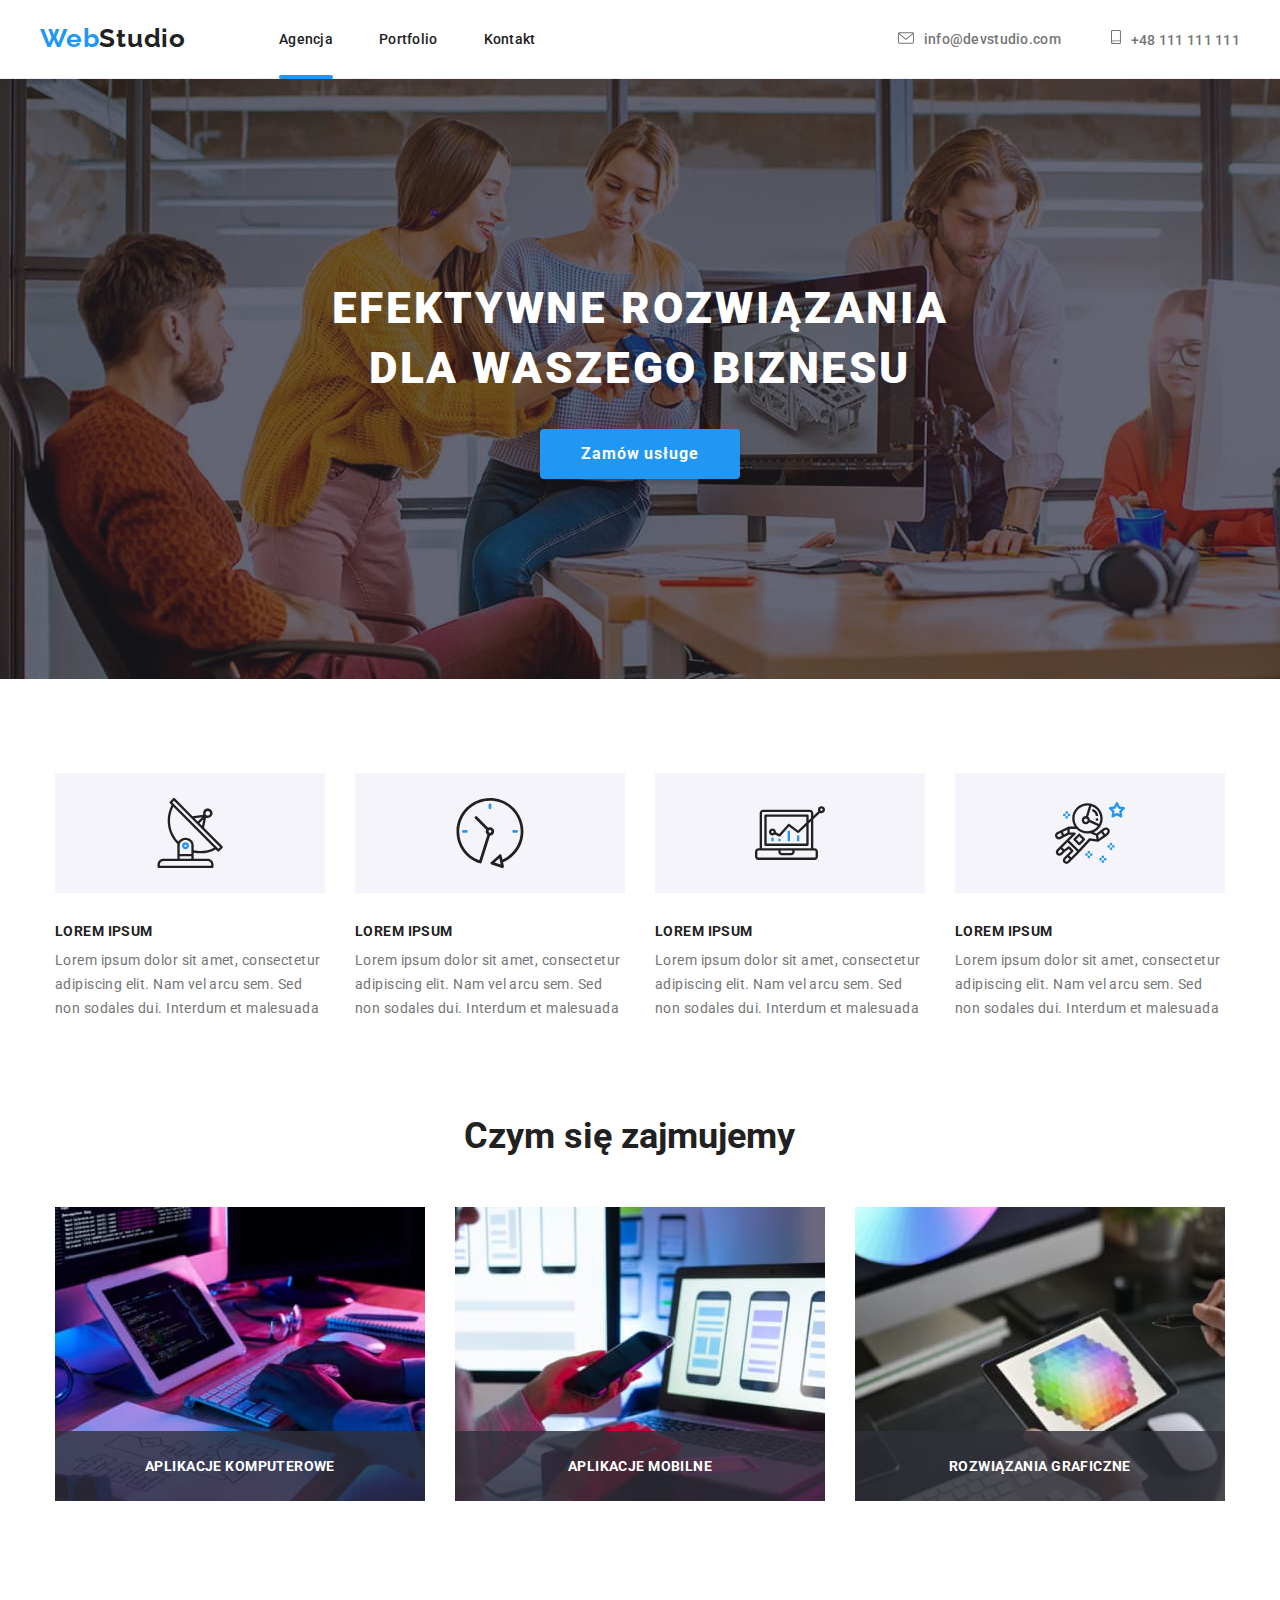
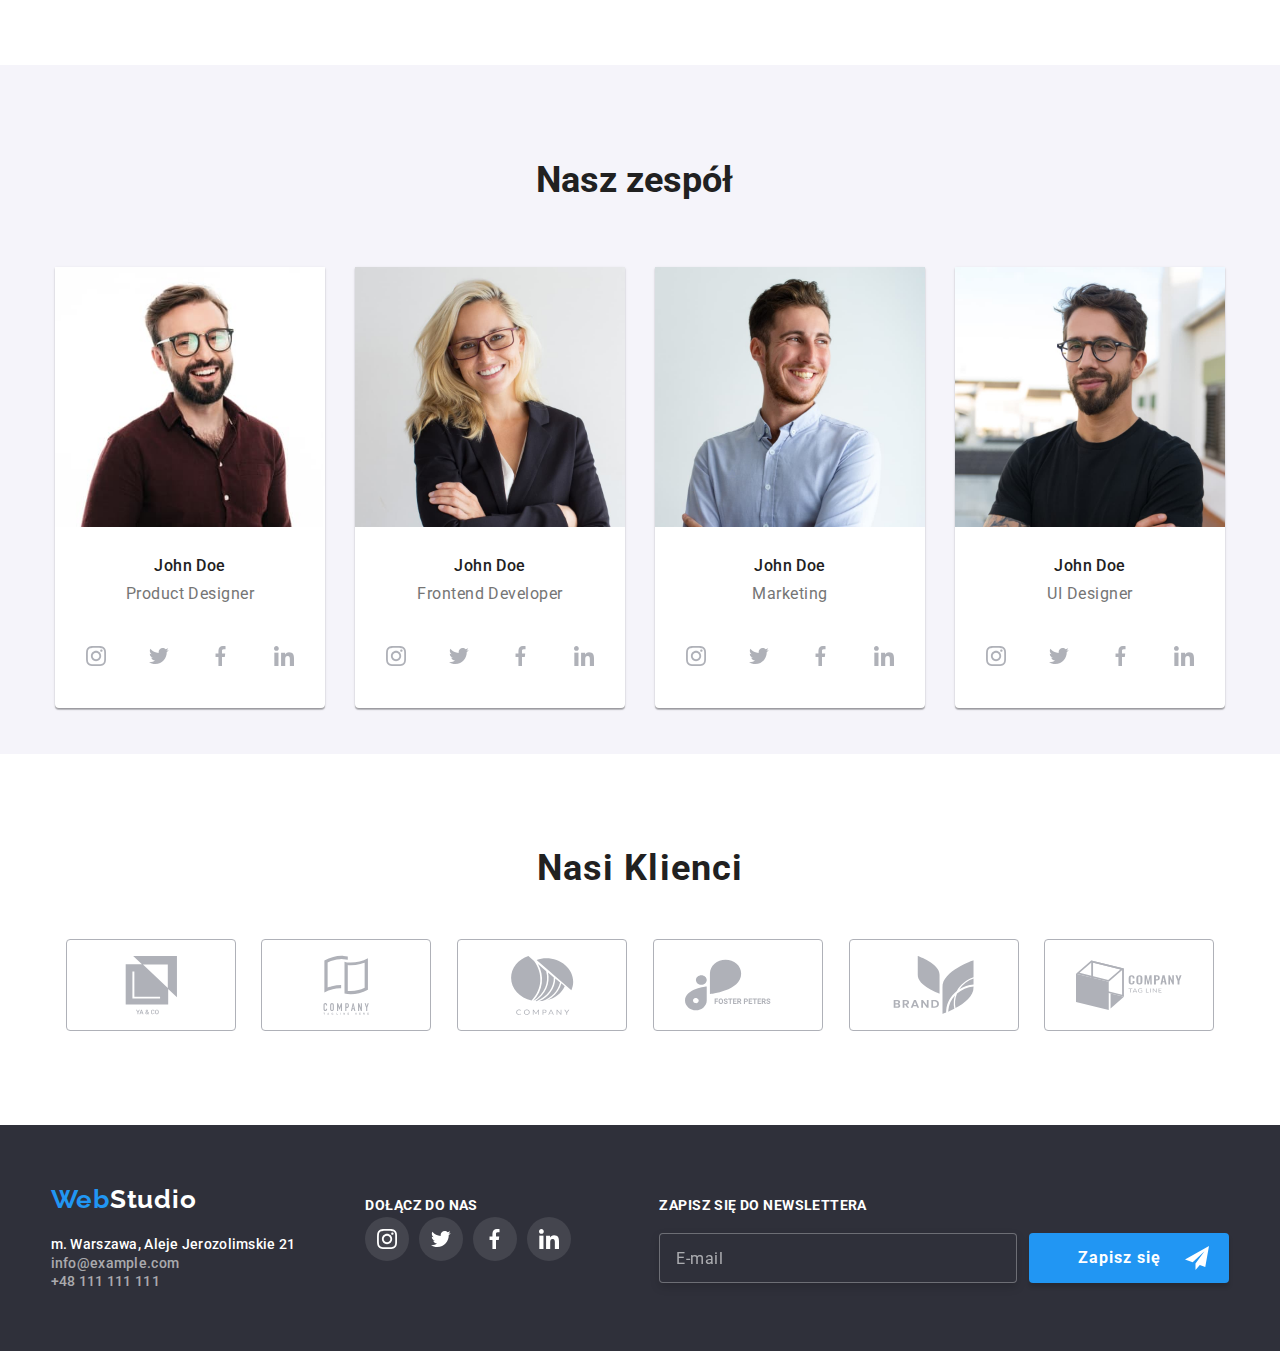
<file: index.html>
<!DOCTYPE html>
<html lang="en">
<head>
    <meta charset="UTF-8">
    <meta http-equiv="X-UA-Compatible" content="IE=edge">
    <meta name="viewport" content="width=device-width, initial-scale=1.0">
    <title>Studio</title>
    <link rel="stylesheet" href="https://cdnjs.cloudflare.com/ajax/libs/modern-normalize/1.0.0/modern-normalize.min.css">
    <link rel="stylesheet" href="css/styles.css">
    <link rel="preconnect" href="https://fonts.googleapis.com">
    <link rel="preconnect" href="https://fonts.gstatic.com" crossorigin>
    <link href="https://fonts.googleapis.com/css2?family=Raleway:wght@700&family=Roboto:wght@400;500;700;900&display=swap" rel="stylesheet">
</head>
<body>
    <header class="head">
        <div class="container">
            <div class="logo">
                <a class="logo-black" href="index.html"><span class="logo-blue">Web</span>Studio</a>
            </div>
            <nav class="navigation">
                <ul class="navigation-list">
                    <li class="navigation-list-item">
                        <div>
                            <a class="navigation-list-item-link blue-line" href="index.html">Agencja</a>
                        </div>
                    </li>
                    <li class="navigation-list-item">
                        <a class="navigation-list-item-link" href="portfolio.html">Portfolio</a>
                    </li>
                    <li class="navigation-list-item">
                        <a class="navigation-list-item-link" href="#">Kontakt</a>
                    </li>
                </ul>
            </nav>
            <ul class="head-adress-list">
                <li class="head-adres-mail adress-link">
                    <a class="head-adress-link" href="mailto:info@devstudio.com">
                        <svg class="head-icon" width="16" height="12">
                            <use href="./images/sprite.svg#icon-icon1head1" id="icon-icon1head1"></use>
                        </svg>info@devstudio.com
                    </a>
                </li>
                <li class="head-adres-phone adress-link">
                    <a class="head-adress-link" href="tel:+48111111111">
                        <svg class="head-icon" width="10" height="16">
                            <use href="./images/sprite.svg#icon-icon1head2"></use>
                        </svg>+48 111 111 111
                    </a>
                </li>
            </ul>
        </div>
    </header>
    <main>
<!--section:EFEKTYWNE ROZWIĄZANIA DLA WASZEGO BIZNESU-->
        <section class="hero section">
            <div class="container">
                <a class="hero-content">
                    <h1 class="hero-content-title">EFEKTYWNE ROZWIĄZANIA<br>DLA WASZEGO BIZNESU</h1></a>
                    <button class="hero-content-button" data-modal-open type="button">Zamów usługe</button></a>
                </a>
            </div>
        </section>
<!--division:paragraphs-->
        <section class="paragraphs section">  
            <div class="container">
                <ul class="paragraphs-list">
                    <li class="paragraphs-list-item">
                        <div class="paragraphs-list-icon">
                            <svg class="paragraphs-icon" width="70" height="70">
                                <use href="./images/sprite.svg#icon-icon2lorem1"></use>
                            </svg>
                        </div>
                        <h4 class="paragraphs-list-item-title">LOREM IPSUM</h4>
                        <p class="paragraphs-list-item-content">Lorem ipsum dolor sit amet, consectetur<br>
                            adipiscing elit. Nam vel arcu sem. Sed <br>non
                            sodales dui. Interdum et malesuada</p>
                    </li>
                    <li class="paragraphs-list-item">
                        <div class="paragraphs-list-icon">
                            <svg class="paragraphs-icon" width="70" height="70">
                                <use href="./images/sprite.svg#icon-icon2lorem2"></use>
                            </svg>
                        </div>
                        <h4 class="paragraphs-list-item-title">LOREM IPSUM</h4>
                        <p class="paragraphs-list-item-content">Lorem ipsum dolor sit amet, consectetur<br>
                            adipiscing elit. Nam vel arcu sem. Sed <br>non
                            sodales dui. Interdum et malesuada</p>
                    </li>
                    <li class="paragraphs-list-item">
                        <div class="paragraphs-list-icon">
                            <svg class="paragraphs-icon" width="70" height="70">
                                <use href="./images/sprite.svg#icon-icon2lorem3"></use>
                            </svg>
                        </div>
                        <h4 class="paragraphs-list-item-title">LOREM IPSUM</h4>
                        <p class="paragraphs-list-item-content">Lorem ipsum dolor sit amet, consectetur<br>
                            adipiscing elit. Nam vel arcu sem. Sed <br>non
                            sodales dui. Interdum et malesuada</p>
                    </li>
                    <li class="paragraphs-list-item">
                        <div class="paragraphs-list-icon">
                            <svg class="paragraphs-icon" width="70" height="70">
                                <use href="./images/sprite.svg#icon-icon2lorem4"></use>
                            </svg>
                        </div>
                        <h4 class="paragraphs-list-item-title">LOREM IPSUM</h4>
                        <p class="paragraphs-list-item-content">Lorem ipsum dolor sit amet, consectetur<br>
                            adipiscing elit. Nam vel arcu sem. Sed <br>non
                            sodales dui. Interdum et malesuada</p>
                    </li>
                </ul>
            </div>
        </section>
<!--section:Czym się zajmujemy-->
        <section class="about-us section"> 
            <div class="container">
                <h2 class="about-us-heading-second-level">Czym się zajmujemy</h2>
                <ul class="about-us-list">
                    <li class="about-us-list-item">
                        <img class="about-us-caption" src="images/img1.jpg" width="370" height="294" alt="computer">
                        <p class="about-us-label">Aplikacje komputerowe</p>
                    </li>
                    <li class="about-us-list-item">
                        <img class="about-us-caption" src="images/img2.jpg" width="370" height="294" alt="phone">
                        <p class="about-us-label">Aplikacje mobilne</p>
                    </li>
                    <li class="about-us-list-item">
                        <img class="about-us-caption"src="images/img3.jpg" width="370" height="294" alt="tablet">
                        <p class="about-us-label">Rozwiązania graficzne</p>
                    </li>
                </ul>
            </div>
        </section>
<!--section:Nasz zespół-->
        <section class="team section">
            <div class="container">
                <h2 class="team-heading-second-level">Nasz zespół</h2>
                <ul class="team-list">
                    <li class="team-list-item">
                        <figure class="team-list-caption">
                            <img class="team-list-photo" src="images/imgteam1.jpg" alt="John Doe Product Designer" width="270" height="260"/>
                            <figcaption>
                                <p class="team-list-name">John Doe</p>
                                <p class="team-list-position">Product Designer</p>
                                <p class="team-social-media">
                                    <a class="team-list-link" href="#">
                                        <svg class="team-icon" width="20" height="20">
                                            <use href="./images/sprite.svg#icon-icon3socialmedia1"></use>
                                        </svg>
                                    </a>
                                    <a class="team-list-link" href="#">
                                        <svg class="team-icon" width="20" height="20">
                                            <use href="./images/sprite.svg#icon-icon3socialmedia2"></use>
                                        </svg>
                                    </a>
                                    <a class="team-list-link" href="#">
                                        <svg class="team-icon" width="20" height="20">
                                            <use href="./images/sprite.svg#icon-icon3socialmedia3"></use>
                                        </svg>
                                    </a>
                                    <a class="team-list-link" href="#">
                                        <svg class="team-icon" width="20" height="20">
                                            <use href="./images/sprite.svg#icon-icon3socialmedia4"></use>
                                        </svg>
                                    </a>
                                </p>
                            </figcaption>
                            
                        </figure>
                    </li>
                    <li class="team-list-item">
                        <figure class="team-list-caption">
                            <img class="team-list-photo" src="images/imgteam2.jpg" alt="John Doe Frontend Developer" width="270" height="260"/>
                            <figcaption>
                                <p class="team-list-name">John Doe</p>
                                <p class="team-list-position">Frontend Developer</p>
                            </figcaption>
                                <div class="team-social-media">
                                    <a class="team-list-link" href="#">
                                        <svg class="team-icon" width="20" height="20">
                                            <use href="./images/sprite.svg#icon-icon3socialmedia1"></use>
                                        </svg>
                                    </a>
                                    <a class="team-list-link" href="#">
                                        <svg class="team-icon" width="20" height="20">
                                            <use href="./images/sprite.svg#icon-icon3socialmedia2"></use>
                                        </svg>
                                    </a>
                                    <a class="team-list-link" href="#">
                                        <svg class="team-icon" width="20" height="20">
                                            <use href="./images/sprite.svg#icon-icon3socialmedia3"></use>
                                        </svg>
                                    </a>
                                    <a class="team-list-link" href="#">
                                        <svg class="team-icon" width="20" height="20">
                                            <use href="./images/sprite.svg#icon-icon3socialmedia4"></use>
                                        </svg>
                                    </a>
                                </div>
                        </figure>
                    </li>
                    <li class="team-list-item">
                        <figure class="team-list-caption">
                            <img class="team-list-photo" src="images/imgteam3.jpg" alt="John Doe Marketing" width="270" height="260"/>
                            <figcaption>
                                <p class="team-list-name">John Doe</p>
                                <p class="team-list-position">Marketing</p>
                            </figcaption>
                            <div class="team-social-media">
                                <a class="team-list-link" href="#">
                                    <svg class="team-icon" width="20" height="20">
                                        <use href="./images/sprite.svg#icon-icon3socialmedia1"></use>
                                    </svg>
                                </a>
                                <a class="team-list-link" href="#">
                                    <svg class="team-icon" width="20" height="20">
                                        <use href="./images/sprite.svg#icon-icon3socialmedia2"></use>
                                    </svg>
                                </a>
                                <a class="team-list-link" href="#">
                                    <svg class="team-icon" width="20" height="20">
                                        <use href="./images/sprite.svg#icon-icon3socialmedia3"></use>
                                    </svg>
                                </a>
                                <a class="team-list-link" href="#">
                                    <svg class="team-icon" width="20" height="20">
                                        <use href="./images/sprite.svg#icon-icon3socialmedia4"></use>
                                    </svg>
                                </a>
                            </div>
                        </figure>
                    </li>
                    <li class="team-list-item">
                        <figure class="team-list-caption">
                            <img class="team-list-photo" src="images/imgteam4.jpg" alt="John Doe UI Designer" width="270" height="260"/>
                            <figcaption>
                                <p class="team-list-name">John Doe</p>
                                <p class="team-list-position">UI Designer</p>
                            </figcaption>
                            <div class="team-social-media">
                                <a class="team-list-link" href="#">
                                    <svg class="team-icon" width="20" height="20">
                                        <use href="./images/sprite.svg#icon-icon3socialmedia1"></use>
                                    </svg>
                                </a>
                                <a class="team-list-link" href="#">
                                    <svg class="team-icon" width="20" height="20">
                                        <use href="./images/sprite.svg#icon-icon3socialmedia2"></use>
                                    </svg>
                                </a>
                                <a class="team-list-link" href="#">
                                    <svg class="team-icon" width="20" height="20">
                                        <use href="./images/sprite.svg#icon-icon3socialmedia3"></use>
                                    </svg>
                                </a>
                                <a class="team-list-link" href="#">
                                    <svg class="team-icon" width="20" height="20">
                                        <use href="./images/sprite.svg#icon-icon3socialmedia4"></use>
                                    </svg>
                                </a>
                            </div>
                        </figure>
                    </li>
                </ul>
            </div>     
        </section>
<!--section:Nasi klienci-->
        <section class="our-clients section">
            <div class=" container">
                <h2 class="our-clients-second-level">Nasi Klienci</h2>
                <ul class="our-clients-list">
                    <li class="our-clients-list-item">
                        <a class="our-clients-list-link" href="#">
                            <svg class="client-icon" width="106" height="60">
                                <use href="./images/sprite.svg#icon-icon4logo1"></use>
                            </svg>
                        </a>
                    </li>
                    <li class="our-clients-list-item">
                        <a class="our-clients-list-link" href="#">
                            <svg class="client-icon" width="106" height="60">
                                <use href="./images/sprite.svg#icon-icon4logo2"></use>
                            </svg>
                        </a>
                    </li>
                    <li class="our-clients-list-item">
                        <a class="our-clients-list-link" href="#">
                            <svg class="client-icon" width="106" height="60">
                                <use href="./images/sprite.svg#icon-icon4logo3"></use>
                            </svg>
                        </a>
                    </li>
                    <li class="our-clients-list-item">
                        <a class="our-clients-list-link" href="#">
                            <svg class="client-icon" width="106" height="60">
                                <use href="./images/sprite.svg#icon-icon4logo4"></use>
                            </svg>
                        </a>
                    </li>
                    <li class="our-clients-list-item">
                        <a class="our-clients-list-link" href="#">
                            <svg class="client-icon" width="106" height="60">
                                <use href="./images/sprite.svg#icon-icon4logo5"></use>
                            </svg>
                        </a>
                    </li>
                    <li class="our-clients-list-item">
                        <a class="our-clients-list-link" href="#">
                            <svg class="client-icon" width="106" height="60">
                                <use href="./images/sprite.svg#icon-icon4logo6"></use>
                            </svg>
                        </a>
                    </li>
                </ul>
            </div>
        </section>
    </main>
<!--FOOTER-->
    <footer class="foot section">
        <div class="container foot-div">
            <div class="foot-navigation">
                <div class="logo-foot">
                    <a class="logo-white" href="index.html"><span class="logo-blue">Web</span>Studio</a>
                </div>
                <address>
                    <ul class="foot-list">
                        <li><a class="foot-adress foot-list-item" href="https://goo.gl/maps/iG8N9iNhBNZRM3RP8">m. Warszawa, Aleje Jerozolimskie 21</a></li>
                        <li><a class="foot-mail foot-list-item" href="mailto:info@example.com">info@example.com</a></li>
                        <li><a class="foot-phone-number foot-list-item" href="tel:+48111111111">+48 111 111 111</a></li>
                    </ul>
                </address>
            </div>
            <div class="foot-social-media">
                <p class="foot-social-media-caption">DOŁĄCZ DO NAS</p>
                    <ul class="foot-social-media-list">
                        <li class="foot-social-media-list-item">
                            <a class="foot-social-media-list-link" href="#">
                                <svg class="foot-icon" width="20" height="20">
                                    <use href="./images/sprite.svg#icon-icon3socialmedia1"></use>
                                </svg>
                            </a>
                        </li>
                        <li class="foot-social-media-list-item">
                            <a class="foot-social-media-list-link" href="#">
                                 <svg class="foot-icon" width="20" height="20">
                                    <use href="./images/sprite.svg#icon-icon3socialmedia2"></use>
                                </svg>
                            </a>
                        </li>
                        <li class="foot-social-media-list-item">
                            <a class="foot-social-media-list-link" href="#">
                                <svg class="foot-icon" width="20" height="20">
                                    <use href="./images/sprite.svg#icon-icon3socialmedia3"></use>
                                </svg>
                            </a>
                        </li>
                        <li class="foot-social-media-list-item">
                            <a class="foot-social-media-list-link" href="#">
                                <svg class="foot-icon" width="20" height="20">
                                    <use href="./images/sprite.svg#icon-icon3socialmedia4"></use>
                                </svg>
                            </a>
                        </li>
                    </ul>
            </div>            
                <form class="subscription-form" autocomplete="off">
                    <div class="subscription-divison">           
                        <label class="subscription-title" for="subscription-input-email">ZAPISZ SIĘ DO NEWSLETTERA</label>
                            <input class="subscription-input-email" type="e-mail" name="e-mail" placeholder="E-mail"/>
                    </div>
                    <div class="foot-button">
                        <button class="subscription-button" type="submit">
                            <p class="subscription-button-text">Zapisz się</p>
                            <svg class="subscription-button-icon" width="24" height="24">
                                <use href="./images/sprite.svg#icon-icon5send"></use>
                            </svg>
                        </button>
                    </div>
                </form>   
        </div>
    </footer>
<!--Okno moodalne-->
    <div class="backdrop is-hidden modal" data-modal>
        <div class="modal">
            <p class="modal-title">Zostaw swoje dane w formularzu poniżej</p>
            <form class="modal-window" autocomplete="off">
                <div class="modal-line">
                    <label class="modal-label">Imię
                        <span class="modal-form">
                            <input class="modal-input" type="text" name="name-user" placeholder=""/>
                            <svg class="modal-window-icon" width="18" height="18">
                                <use href="./images/sprite.svg#icon-icon6box1"></use>
                            </svg>
                        </span>
                    </label> 
                </div>
                <div class="modal-line">
                    <label class="modal-label">Telefon
                        <span class="modal-form">
                            <input class="modal-input" type="tel" name="phone-user" placeholder=""/>
                            <svg class="modal-window-icon" width="18" height="18">
                                <use href="./images/sprite.svg#icon-icon6box2"></use>
                            </svg>
                        </span>
                    </label>
                </div>
                <div class="modal-line">
                    <label class="modal-label">E-mail
                        <span class="modal-form">
                            <input class="modal-input" type="email" name="email-user" placeholder=""/>
                            <svg class="modal-window-icon" width="18" height="18">
                                <use href="./images/sprite.svg#icon-icon6box3"></use>
                            </svg>
                        </span>
                    </label>
                </div>
                <div class="modal-message">
                    <label class="modal-label-text">Komentarz
                        <textarea class="modal-input-text" name="textare" rows="6" placeholder="Wprowadź tekst"></textarea>
                     </label>
                </div>
                <div class="policy">
                    <input id="user-policy" type="checkbox" class="modal-form-policy-checkbox visually-hidden" name="policy" value="accept-policy" />
                    <label for="user-policy" class="modal-form-policy-text">
                        Oświadczam, iż akceptuję <a href="#regulamin">Regulamin</a> i
                        <a href="#policy">Politykę Prywatności.</a>
                    </label>
                </div>
                <button type="submit" class="policy-button">Wyślij</button>
            </form>
            <button type="button" class="close-btn" data-modal-close>X
                <svg class="close-icon">
                    <use href="./images/sprite.svg#icon-icon6box5"></use>
                </svg>
            </button> 
            
        </div>   
    </div>
    <script src="./js/modal.js"></script>
</body>
</html>
</file>
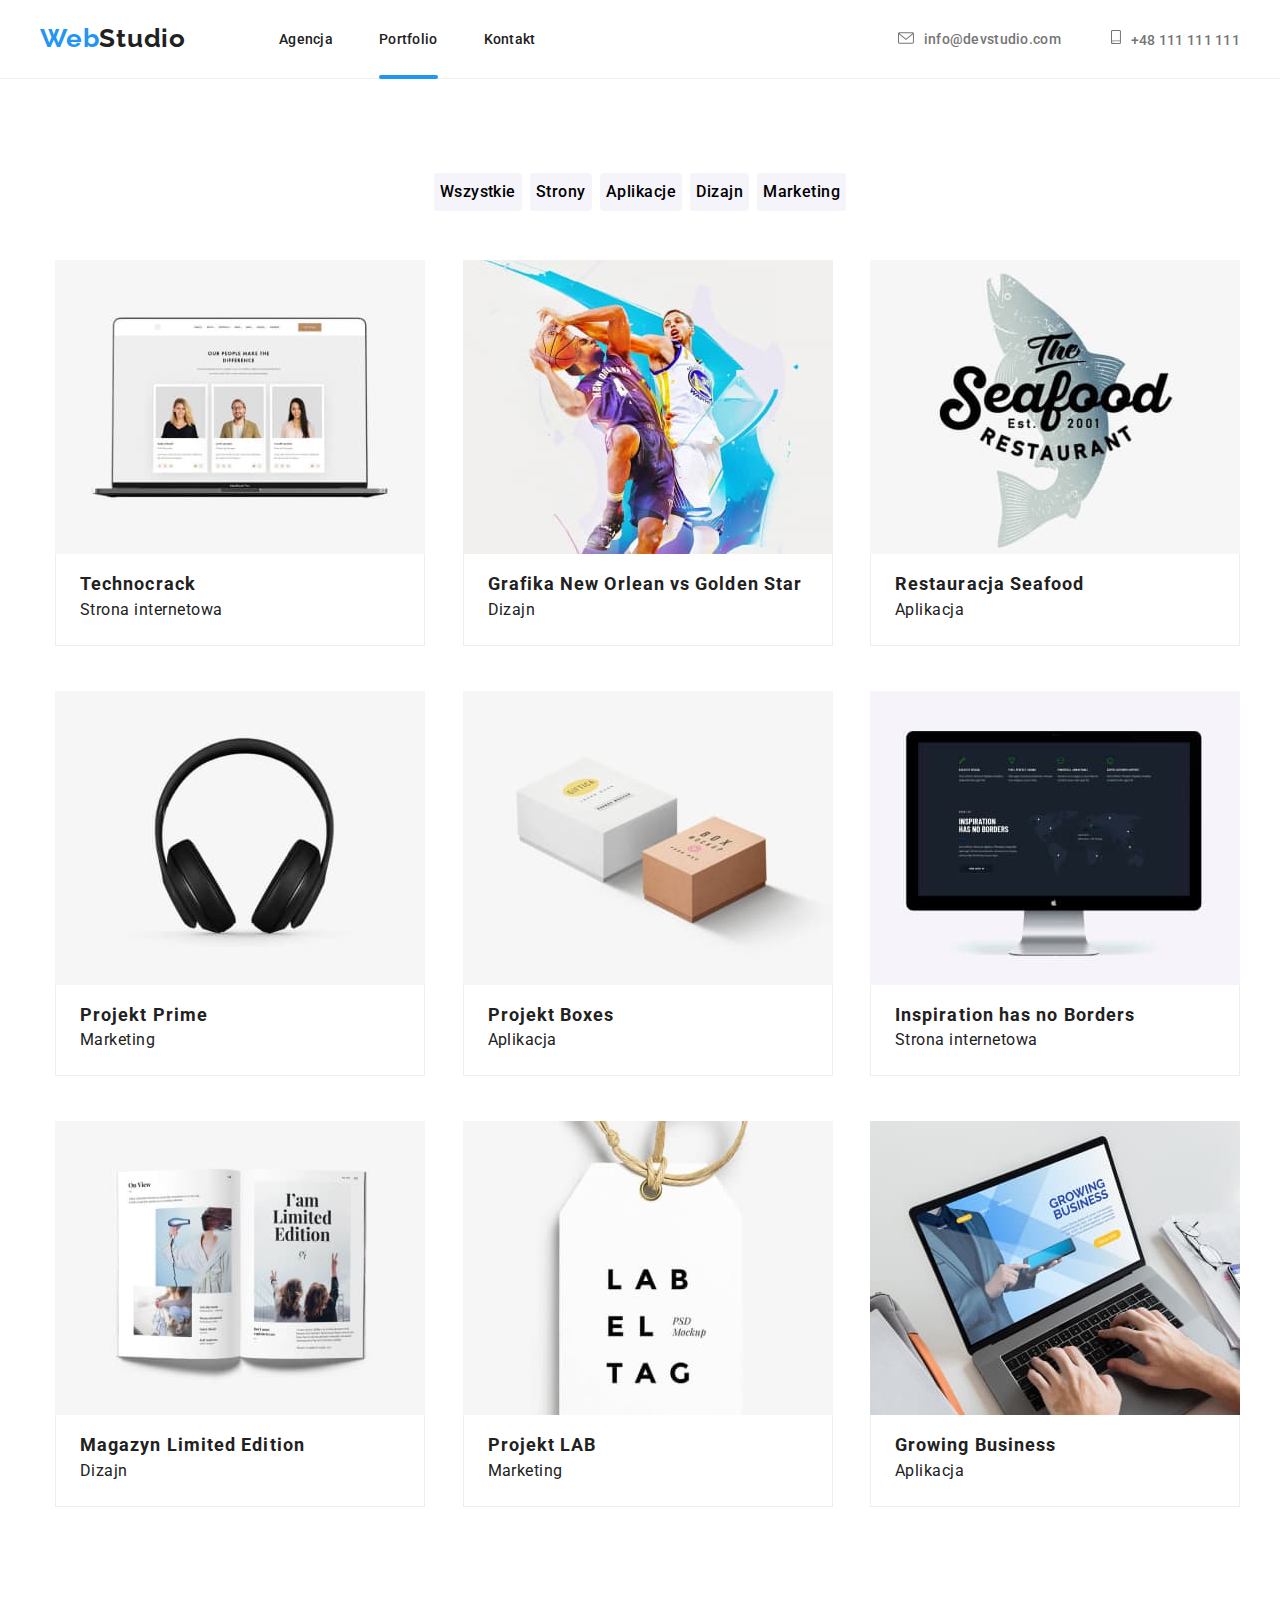
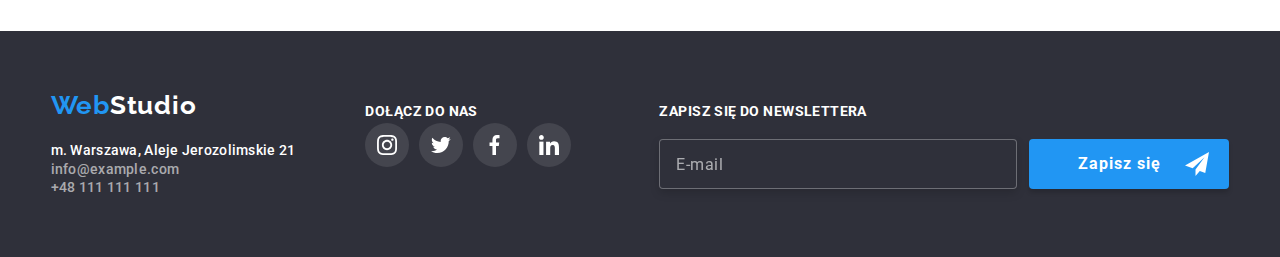
<file: portfolio.html>
<!DOCTYPE html>
<html lang="en">
<head>
    <meta charset="UTF-8">
    <meta http-equiv="X-UA-Compatible" content="IE=edge">
    <meta name="viewport" content="width=device-width, initial-scale=1.0">
    <title>Studio</title>
    <link rel="stylesheet" href="https://cdnjs.cloudflare.com/ajax/libs/modern-normalize/1.0.0/modern-normalize.min.css">
    <link rel="stylesheet" href="css/styles.css">
    <link rel="preconnect" href="https://fonts.googleapis.com">
    <link rel="preconnect" href="https://fonts.gstatic.com" crossorigin>
    <link href="https://fonts.googleapis.com/css2?family=Raleway:wght@700&family=Roboto:wght@400;500;700;900&display=swap" rel="stylesheet">
</head>
<body>
    <header class="head">
        <div class="container">
            <div class="logo">
                <a class="logo-black" href="index.html"><span class="logo-blue">Web</span>Studio</a>
            </div>
            <nav class="navigation">
                <ul class="navigation-list">
                    <li class="navigation-list-item">
                        <a class="navigation-list-item-link" href="index.html">Agencja</a>
                    </li>
                    <li class="navigation-list-item">
                        <div>
                            <a class="navigation-list-item-link blue-line" href="portfolio.html">Portfolio</a>
                        </div>    
                    </li>
                    <li class="navigation-list-item">
                        <a class="navigation-list-item-link" href="#">Kontakt</a>
                    </li>
                </ul>
            </nav>
            <ul class="head-adress-list">
                <li class="head-adres-mail">
                    <a class="head-adress-link" href="mailto:info@devstudio.com">
                        <svg class="head-icon" width="16    " height="12">
                            <use href="./images/sprite.svg#icon-icon1head1" id="icon-icon1head1"></use>
                        </svg>info@devstudio.com
                    </a>
                </li>
                <li class="head-adres-phone">
                    <a class="head-adress-link" href="tel:+48111111111">
                        <svg class="head-icon" width="10" height="16">
                            <use href="./images/sprite.svg#icon-icon1head2"></use>
                        </svg>+48 111 111 111
                    </a>
                </li>
            </ul>
        </div>
    </header>
    <main>
<!--division:Buttons-->
        <section class="menu-buttons">
            <div class="container">
                <ul class="menu-buttons-list">
                    <li class="menu-buttons-list-item"><button class="button-portfolio" type="button">Wszystkie</button></li>
                    <li class="menu-buttons-list-item"><button class="button-portfolio" type="button">Strony</button></li>
                    <li class="menu-buttons-list-item"><button class="button-portfolio" type="button">Aplikacje</button></li>
                    <li class="menu-buttons-list-item"><button class="button-portfolio" type="button">Dizajn</button></li>
                    <li class="menu-buttons-list-item"><button class="button-portfolio" type="button">Marketing</button></li>
                </ul>
            </div>
        </section>
<!--division:Portfolio-->
        <section class="portfolio">   
            <div class="container">
                <ul class="portfolio-list">
                    <li class="portfolio-list-item">
                        <div class="portfolio-item">
                            <img class="portfolio-photo" src="images/img1computer.jpg" alt="Strona internetowa Technocrack" width='370' height='294'>
                            <div class="portfolio-box">
                                <p class="portfolio-box-text">Technocrack jest popularną platformą wykorzystywaną do rozpowszechniania koronawirusa. Firmy wykorzystują tę platformę do celów szpiegowskich i ataków na niezabezpieczone serwery konkurencji</p>
                            </div>
                        </div>
                        <div class="portfolio-border">
                            <p class="portfolio-example">Technocrack</p>    
                            <p class="portfolio-description">Strona internetowa</p>
                        </div>
                    </li>
                    <li class="portfolio-list-item">
                        <div class="portfolio-item">                  
                            <img class="portfolio-photo" src="images/img2sport.jpg" alt="Grafika New Orlean vs Golden Star" width='370' height='294'>
                            <div class="portfolio-box">
                                <p class="portfolio-box-text">Technocrack jest popularną platformą wykorzystywaną do rozpowszechniania koronawirusa. Firmy wykorzystują tę platformę do celów szpiegowskich i ataków na niezabezpieczone serwery konkurencji</p>
                            </div>
                        </div>
                        <div class="portfolio-border">
                            <p class="portfolio-example">Grafika New Orlean vs Golden Star</p>
                            <p class="portfolio-description">Dizajn</p>
                        </div>
                    </li>
                    <li class="portfolio-list-item">
                        <div class="portfolio-item">                      
                            <img class="portfolio-photo" src="images/img3fish.jpg" alt="Logo Restauracji Seafood" width='370' height='294'>
                            <div class="portfolio-box">
                                <p class="portfolio-box-text">Technocrack jest popularną platformą wykorzystywaną do rozpowszechniania koronawirusa. Firmy wykorzystują tę platformę do celów szpiegowskich i ataków na niezabezpieczone serwery konkurencji</p>
                            </div>
                        </div>
                        <div class="portfolio-border">
                            <p class="portfolio-example">Restauracja Seafood</p>
                            <p class="portfolio-description">Aplikacja</p>
                        </div>
                    </li>
                    <li class="portfolio-list-item">
                        <div class="portfolio-item">                        
                            <img class="portfolio-photo" src="images/img4headphone.jpg" alt="Słuchwki - Projekt Prime" width='370' height='294'>
                            <div class="portfolio-box">
                                <p class="portfolio-box-text">Technocrack jest popularną platformą wykorzystywaną do rozpowszechniania koronawirusa. Firmy wykorzystują tę platformę do celów szpiegowskich i ataków na niezabezpieczone serwery konkurencji</p>
                            </div>
                        </div>
                        <div class="portfolio-border">
                            <p class="portfolio-example">Projekt Prime</p>
                            <p class="portfolio-description">Marketing</p>
                        </div>
                    </li>
                    <li class="portfolio-list-item">
                        <div class="portfolio-item">
                            <img class="portfolio-photo" src="images/img5boxes.jpg" alt="Pudełka - Projekt Boxes" width='370' height='294'>
                            <div class="portfolio-box">
                                <p class="portfolio-box-text">Technocrack jest popularną platformą wykorzystywaną do rozpowszechniania koronawirusa. Firmy wykorzystują tę platformę do celów szpiegowskich i ataków na niezabezpieczone serwery konkurencji</p>
                            </div>
                        </div>
                        <div class="portfolio-border">
                            <p class="portfolio-example" >Projekt Boxes</p>
                            <p class="portfolio-description">Aplikacja</p>
                        </div>        
                    </li> 
                    <li class="portfolio-list-item">
                        <div class="portfolio-item">
                            <img class="portfolio-photo" src="images/img6monitor.jpg" alt=">Na ekranie monitora strona Projektu Inspiration has no Borders" width='370' height='294'>
                            <div class="portfolio-box">
                                <p class="portfolio-box-text">Technocrack jest popularną platformą wykorzystywaną do rozpowszechniania koronawirusa. Firmy wykorzystują tę platformę do celów szpiegowskich i ataków na niezabezpieczone serwery konkurencji</p>
                            </div>
                        </div>
                        <div class="portfolio-border">
                            <p class="portfolio-example">Inspiration has no Borders</p>
                            <p class="portfolio-description">Strona internetowa</p>
                        </div>   
                    </li>
                    <li class="portfolio-list-item">
                        <div class="portfolio-item">
                            <img class="portfolio-photo" src="images/img7book.jpg" alt="Otwarty magazyn Limited Edition" width='370' height='294'>
                            <div class="portfolio-box">
                                <p class="portfolio-box-text">Technocrack jest popularną platformą wykorzystywaną do rozpowszechniania koronawirusa. Firmy wykorzystują tę platformę do celów szpiegowskich i ataków na niezabezpieczone serwery konkurencji</p>
                            </div>
                        </div>
                        <div class="portfolio-border">
                            <p class="portfolio-example">Magazyn Limited Edition</p>
                            <p class="portfolio-description">Dizajn</p>
                        </div>
                    </li>
                    <li class="portfolio-list-item">
                        <div class="portfolio-item">
                            <img class="portfolio-photo" src="images/img8label.jpg" alt="Zawieszka z logiem Projekt LAB" width='370' height='294'>
                            <div class="portfolio-box">
                                <p class="portfolio-box-text">Technocrack jest popularną platformą wykorzystywaną do rozpowszechniania koronawirusa. Firmy wykorzystują tę platformę do celów szpiegowskich i ataków na niezabezpieczone serwery konkurencji</p>
                            </div>
                        </div>
                        <div class="portfolio-border">
                            <p class="portfolio-example">Projekt LAB</p>
                            <p class="portfolio-description">Marketing</p>
                        </div>
                    </li>
                    <li class="portfolio-list-item">
                        <div class="portfolio-item">
                            <img class="portfolio-photo" src="images/img9computer2.jpg" alt="Logotyp Growing Business na ekranie monitora" width='370' height='294'>
                            <div class="portfolio-box">
                                <p class="portfolio-box-text">Technocrack jest popularną platformą wykorzystywaną do rozpowszechniania koronawirusa. Firmy wykorzystują tę platformę do celów szpiegowskich i ataków na niezabezpieczone serwery konkurencji</p>
                            </div>
                        </div>
                        <div class="portfolio-border">
                                <p class="portfolio-example">Growing Business</p>
                                <p class="portfolio-description">Aplikacja</p>
                        </div>
                    </li>
                </ul>
            </div>
        </section>
    </main>
    <!--FOOTER-->
    <footer class="foot section">
        <div class="container foot-div">
            <div class="foot-navigation">
                <div class="logo-foot">
                    <a class="logo-white" href="index.html"><span class="logo-blue">Web</span>Studio</a>
                </div>
                <address>
                    <ul class="foot-list">
                        <li><a class="foot-adress foot-list-item" href="https://goo.gl/maps/iG8N9iNhBNZRM3RP8">m. Warszawa,
                                Aleje Jerozolimskie 21</a></li>
                        <li><a class="foot-mail foot-list-item" href="mailto:info@example.com">info@example.com</a></li>
                        <li><a class="foot-phone-number foot-list-item" href="tel:+48111111111">+48 111 111 111</a></li>
                    </ul>
                </address>
            </div>
            <div class="foot-social-media">
                <p class="foot-social-media-caption">DOŁĄCZ DO NAS</p>
                <ul class="foot-social-media-list">
                    <li class="foot-social-media-list-item">
                        <a class="foot-social-media-list-link" href="#">
                            <svg class="foot-icon" width="20" height="20">
                                <use href="./images/sprite.svg#icon-icon3socialmedia1"></use>
                            </svg>
                        </a>
                    </li>
                    <li class="foot-social-media-list-item">
                        <a class="foot-social-media-list-link" href="#">
                            <svg class="foot-icon" width="20" height="20">
                                <use href="./images/sprite.svg#icon-icon3socialmedia2"></use>
                            </svg>
                        </a>
                    </li>
                    <li class="foot-social-media-list-item">
                        <a class="foot-social-media-list-link" href="#">
                            <svg class="foot-icon" width="20" height="20">
                                <use href="./images/sprite.svg#icon-icon3socialmedia3"></use>
                            </svg>
                        </a>
                    </li>
                    <li class="foot-social-media-list-item">
                        <a class="foot-social-media-list-link" href="#">
                            <svg class="foot-icon" width="20" height="20">
                                <use href="./images/sprite.svg#icon-icon3socialmedia4"></use>
                            </svg>
                        </a>
                    </li>
                </ul>
            </div>
            <form class="subscription-form" autocomplete="off">
                <div class="subscription-divison">
                    <label class="subscription-title" for="subscription-input-email">ZAPISZ SIĘ DO NEWSLETTERA</label>
                    <input class="subscription-input-email" type="e-mail" name="e-mail" placeholder="E-mail" />
                </div>
                <div class="foot-button">
                    <button class="subscription-button" type="submit">
                        <p class="subscription-button-text">Zapisz się</p>
                        <svg class="subscription-button-icon" width="24" height="24">
                            <use href="./images/sprite.svg#icon-icon5send"></use>
                        </svg>
                    </button>
                </div>
            </form>
        </div>
    </footer>
</body>
</html>
</file>
<file: css/styles.css>
:root {
  --main-font: "Roboto", sans-serif;
  --secondary-font: "Raleway", sans-serif;
  --main-color: #212121;
  --secondary-color: #2196f3;
  --white-color: #ffffff;
  --grey-color: #757575;
  --background-color: #2f303a;
  --second-background-color: #F5F4FA;
  --third-backgroundcolor: rgba(47,48,58,0.8);
  --footer-color: rgba(255, 255, 255, 0.6);
  --button-background-color: #f5f4fa;
  --backdrop-background-color: rgba(0, 0, 0, 0.2);
  --main-button-box-shadow: 0px 4px 4px rgba(0, 0, 0, 0.15);
  --menu-button-box-shadow: 0px 3px 1px rgba(0, 0, 0, 0.1),
    0px 1px 2px rgba(0, 0, 0, 0.08),
    0px 2px 2px rgba(0, 0, 0, 0.12);
  --white-border-color: #eeeeee;
  --caption-shadow: rgba(0, 0, 0, 0.12),
    0px 1px 1px rgba(0, 0, 0, 0.14),
    0px 2px 1px rgba(0, 0, 0, 0.2);
  --icon-first-color: #AFB1B8;
  --icon-second-color: rgba(255, 255, 255, 0.1);
  --portfolio-shadow: 0px 1px 1px rgba(0, 0, 0, 0.12),
    0px 4px 4px rgba(0, 0, 0, 0.06),
    1px 4px 6px rgba(0, 0, 0, 0.16);
  --modal-window-box-shadow: 0px 1px 3px rgba(0, 0, 0, 0.12),
    0px 1px 1px rgba(0, 0, 0, 0.14),
    0px 2px 1px rgba(0, 0, 0, 0.2);
}
body {
  font-family: var(--main-font);
  color: var(--main-color);
  font-style: normal;
  align-items: center;
}
h1,
h2,
h3,
h4,
h5,
h6 {
  margin: 0;
  padding: 0;
}
ul {
  padding: 0;
  margin: 0;
}
p {
  padding: 0;
  margin: 0;
}
img {
  display: block;
}
.container {
  width: 1200px;
  margin: 0 auto;
  align-items: center;
  justify-content: center;
}
/*=====HEADER=====*/

.head {
  border-bottom: 1px solid var(--white-border-color)
}
.head .container{
  display: flex;
  align-items: center;
  margin-left:auto;
}
.logo {
  margin-right: 93px;
  padding-top: 24px;
  padding-bottom: 24px;  
 }
.logo-black {
  font-family: var(--secondary-font);
  font-weight: 700;
  font-size: 26px;
  line-height: 1,192;
  letter-spacing: 0.03em;
  text-decoration: none;
  color: var(--main-color);
}
.logo-blue {
  font-family: var(--secondary-font);
  font-weight: 700;
  font-size: 26px;
  line-height: 1,192;
  letter-spacing: 0.03em;
  text-decoration: none;
  color: var(--secondary-color);
}
.navigation {
  display: flex;
}
.navigation-list {
  list-style-type: none;
  text-decoration: none;
  display: flex;
  color: var(--main-color);
  }
.navigation-list .navigation-list-item {
position: relative;
}
.navigation-list .navigation-list-item:not(:last-child) {
  margin-right: 46px;
}
.navigation-list-item-link {
  font-weight: 500;
  font-size: 14px;
  line-height: 1,142;
  letter-spacing: 0.02em;
  text-decoration: none;
  color: var(--main-color);
 }
.navigation-list-item-link:hover,
.navigation-list-item-link:focus,
.navigation-list-item-link:active {
  color: var(--secondary-color);
  text-decoration: none; 
}
.navigation-list-item .navigation-list-item-link.blue-line::after {
  background-color: var(--secondary-color);
  border-radius: 2px;
  height: 4px;
  width: 100%;
  position: absolute;
  content: "";
  display: block;
  margin-top: 27px;
  transition: opacity 250ms cubic-bezier(0.4, 0, 0.2, 1);
}
.navigation-list-item .navigation-list-item-link {
transition: color 250ms cubic-bezier(0.4, 0, 0.2, 1);

}
.head-adress-list{
  display: flex;
  padding-left: 345px;
  align-items: center;
  list-style-type: none;
  text-decoration: none;
  margin-left: auto;
  }
.head-adress-list .head-adres-mail:not(:last-child) {
  margin-right: 50px;
}
.head-adress-link {
  font-weight: 500;
  font-size: 14px;
  line-height: 1,142;
  letter-spacing: 0.02em;
  text-decoration: none;
  color: var(--grey-color);
  transition: color 250ms cubic-bezier(0.4, 0, 0.2, 1);
  
}
.head-adress-link:hover,
.head-adress-link:hover .head-icon,
.head-adress-link:focus,
.head-adress-link:active,
.head-icon:hover,
.head-icon:focus,
.head-icon:active {
  color: var(--secondary-color);
  fill: var(--secondary-color);
}
.head-icon {
  display: inline-flex;
  align-items: center;
  justify-content: center;
  fill: var(--grey-color);
  margin-right: 10px;
  padding: 0px;
  transition: fill 250ms cubic-bezier(0.4, 0, 0.2, 1);
}

/*====H2 to section=====*/

.heading-second-level {
  font-weight: 700;
  font-size: 36px;
  line-height: 1.143;
  padding-top: 94px;
  padding-bottom: 50px;
  list-style-type: none;
  text-decoration: none;
  padding-top: 94px;
}
/*=====section:EFEKTYWNE ROZWIĄZANIA DLA WASZEGO BIZNESU=======*/

.hero {
  display: flex;
  max-width: 1600px;
  padding-top: 200px;
  padding-bottom: 200px;
  background-size: cover;
  align-items: center;
  margin-left: auto;
  margin-right: auto;
  background-repeat: no-repeat;
  background-image:linear-gradient(rgba(47, 48, 58, 0.4),rgba(47, 48, 58, 0.4)), url("../images/imgbackground1.jpg");
  
}
.hero .hero-content-title {
  width: 696px;
  text-align: center;
  margin-left: auto;
  margin-right: auto;
}
.hero-content {
  text-decoration: none;

  }
.hero-content-title {
  font-weight: 900;
  font-size: 44px;
  line-height: 1.363;
  letter-spacing: 0.06em;
  text-decoration: none;
  text-transform: uppercase;
  color: var(--white-color);
  padding-bottom: 30px; 
}
.hero-content-button {
  font-weight: 700;
  font-size: 16px;
  line-height: 1,185;
  width: 200px;
  height: 50px;
  color: var(--white-color);
  background-color: var(--secondary-color);
  box-shadow: var(--main-button-box-shadow);
  border-radius: 4px;
  border-style: none;
  cursor: pointer;
  align-items: center;
  text-align: center;
  display: block;
  letter-spacing: 0.06em;
  margin-right:auto;
  margin-left:auto;
  }

  

/*======division:paragraphs=======*/

.paragraphs {
  padding-top: 94px;
 }
.paragraphs-list {
  list-style-type: none;
  text-decoration: none;
  display: flex;
  justify-content: space-evenly;
}
.paragraphs-list-item {
  padding-right: 15px;
  padding-left: 15px;
}
.paragraphs-list-item-title {
  font-weight: 700;
  font-size: 14px;
  line-height: 1.143;
  text-transform: uppercase;
  letter-spacing: 0.03em;
}
.paragraphs-list-item-content {
  font-size: 14px;
  line-height: 1.714;
  text-transform: none;
  letter-spacing: 0.03em;
  color: var(--grey-color);
  margin-top: 10px;
}
.paragraphs-list-icon {
  width: 270px;
  height: 120px;
  background-color: var(--second-background-color);
  display: flex;
  justify-content: center;
  align-items: center;
  margin-bottom: 30px;
}
/*======section:Czym się zajmujemy=======*/

.about-us-heading-second-level {
  font-weight: 700;
  font-size: 36px;
  line-height: 1.167;
  padding-top: 94px;
  padding-bottom: 50px;
  margin: 0 auto;
  list-style-type: none;
  text-decoration: none;
  padding-top: 94px;
  padding-left: 424px;
}
.about-us-title {
  font-weight: 700;
  font-size: 36px;
  line-height: 1.167;
  list-style-type: none;
  text-decoration: none;
  align-items: center;
  padding-bottom:  50px;
}
.about-us-list {
  display: flex;
  list-style-type: none;
  padding-bottom: 94px;
  }
.about-us-list-item {
  padding-right: 15px;
  padding-left: 15px;
}
.about-us-caption {
display: block;
}
.about-us-label {
  position: relative;
  bottom: 70px;
  display: flex;
  align-items: center;
  justify-content: center;
  width: 100%;
  height: 70px;
  font-weight: 700;
  font-size: 14px;
  line-height: 1.143;
  text-align: center;
  letter-spacing: 0.03em;
  text-transform: uppercase;
  color: var(--white-color);
  background-color: var(--third-backgroundcolor);
}

/*======section: Nasz zespół=======*/

.team {
  background-color: var(--second-background-color);
}
.team-heading-second-level {
  font-weight: 700;
  font-size: 36px;
  line-height: 1.167;
  padding-top: 94px;
  padding-bottom: 50px;
  margin: 0 auto;
  list-style-type: none;
  text-decoration: none;
  padding-top: 94px;
  padding-left: 496px;
}
.team-list {
  display: flex;
  justify-content: space-evenly;
  list-style: none;
  flex-basis: calc(100%/4-30px);
}
.team-list-item {
  width: 270px;
  justify-content: center;
  display: flex;
  margin-left: 15px;
  margin-right: 15px;
  margin-bottom: 30px;
}
.team-list-caption {
  height: auto;
  width: 270px;
  border-radius: 0px 0px 4px 4px;
  box-shadow: 0px 1px 3px var(--caption-shadow);
  background: var(--white-color); 
}
.team-list-name {
  font-weight: 500;
  font-size: 16px;
  line-height: 1,188;
  letter-spacing: 0.03em;
  text-align: center;
  margin:0;
  padding-top:30px;
  padding-bottom: 10px;
}
.team-list-position {
  font-size: 16px;
  line-height: 1,188;
  letter-spacing: 0.03em;
  color: var(--grey-color);
  text-align: center;
  margin:0;
  padding-bottom:30px;
}
.team-social-media {
  display: flex;
  justify-content: space-evenly;
  align-content: center;
  padding-bottom: 30px;
}
.team-list-link{
  display: flex;
  align-items: center;
  justify-content: center;
  width: 44px;
  height: 44px;
  background-color: var(--white-color);
  border-radius: 50%;
  fill: var(--icon-first-color);
  transition: color 250ms cubic-bezier(0.4, 0, 0.2, 1);
  transition: fill 250ms cubic-bezier(0.4, 0, 0.2, 1);
}
.team-list-link:focus, 
.team-list-link:hover {
  background-color: var(--secondary-color);
  fill: var(--white-color);  
}

/*=======section:Nasi klienci================*/

.our-clients-second-level {
font-weight: 700;
font-size: 36px;
line-height: 1,167;
text-align: center;
letter-spacing: 0.03em;
padding-top: 94px;
padding-bottom: 50px;
}
.our-clients-list {
  display: flex;
  align-items: center;
  justify-content: space-evenly;
  list-style-type: none;
  padding-bottom: 94px;
 
}
.our-clients-list-link {
  border: 1px solid var(--icon-first-color);
  border-radius: 4px;
  width: 170px;
  height: 92px;
  display: flex;
  align-items: center;
  justify-content: space-evenly;
  fill: var(--icon-first-color);
  transition: color 250ms cubic-bezier(0.4, 0, 0.2, 1);
  transition: fill 250ms cubic-bezier(0.4, 0, 0.2, 1);
  
}
.client-icon {
  width: 106px;
  height: 60px;
  margin: 0;

}
.our-clients-list-link:hover, .our-clients-list-link:focus {
  fill: var(--secondary-color);
  border: 1px solid var(--secondary-color);
  
  
}

/*===========okno modalne===========*/

.backdrop {
  position: fixed;
  background-color: var(--backdrop-background-color);
  width: 100%;
  height: 100%;
  left: 0;
  top: 0;
  opacity: 1;
  transition: opacity 250ms cubic-bezier(0.4, 0, 0.2, 2), visibility 250ms cubic-bezier(0.4, 0, 0.2, 1);
  

}
.modal {
  position: fixed;
  background-color: var(--white-color);
  width: 528px;
  height: 581px;
  border-radius: 4px;
  box-shadow: var(--modal-window-box-shadow);
  top: 50%;
  left: 50%;
  transform: translate(-50%, -50%);

  
}
.close-btn {
  position: absolute;
  top: 8px;
  right: 8px;
  width: 30px;
  height: 30px;
  border-radius: 50%;
  cursor: pointer;
  color: var(--white-color);
  background-color: var(--white-color);
  border: 1px solid var(--backdrop-background-color);
}
.close-icon {
  height: 11px;
  width: 11px;
  position: absolute;
  top: 8px;
  right: 8px;
  columns: var(--main-color);
  font-size: 0%;
  
}
.is-hidden {
  opacity: 0;
  visibility: hidden;
  pointer-events: none;
}
.modal-line {
  padding-left: 40px;
  padding-right: 40px;
  margin-bottom: 10px;
}
.modal-label {
  margin-bottom: 10px;
  font-size: 12px;
  line-height: 1,167;
  letter-spacing: 0.01em;
  color: var(grey);
}
.modal-message {
    padding-left: 40px;
    padding-right: 40px;
    margin-bottom: 20px;
    color: var(grey);
}
.modal-label-text {
  font-size: 12px;
  line-height: 1,167;
  letter-spacing: 0.01em;
  color: var(grey);
}
.modal-input-text {
  outline: none;
  height: 120px;
  width: 100%;
  padding-left: 16px;
  padding-top: 12px;
  border-radius: 4px;
  resize: none;
  transition: border-color 250ms cubic-bezier(0.4, 0, 0.2, 1);
  margin-top: 4px;
  border: 1px solid rgba(33, 33, 33, 0.2);
  font-size: 12px;
  line-height: 1,167;
  letter-spacing: 0.01em;
}
.modal-title {
  font-weight: 700;
  font-size: 20px;
  line-height: 1,150;
  text-align: center;
  letter-spacing: 0.03em;
  text-align: center;
  letter-spacing: 0.03em;
  padding-top: 40px;
  margin-bottom: 12px;
}
.modal-window {
  display: flex;
  flex-direction: column;
}
.modal-form {
  position: relative;
  display: block;
  margin-top: 4px;
}
.modal-input {
   width: 100%;
  height: 40px;
  border: 1px solid rgba(33, 33, 33, 0.2);
  border-radius: 4px;
  padding-left: 42px;
  transition: border-color 250ms cubic-bezier(0.4, 0, 0.2, 1);
}
.modal-input:focus {
  outline: none;
  border-color: var(--secondary-color);

}
.modal-window-icon {
  position: absolute;
  top: 50%;
  transform: translateY(-50%);
  left: 12px;
  transition: fill 250ms cubic-bezier(0.4, 0, 0.2, 1);
  }

.modal-input:focus + .modal-window-icon {
  fill: var(--secondary-color);
}
.modal-input-text {
  width: 100%;
  height: 120px;
  resize: none;
  border: 1px solid rgba(33, 33, 33, 0.2);
  border-radius: 4px;
  transition: border-color 250ms cubic-bezier(0.4, 0, 0.2, 1);
}
.modal-input-text::placeholder {
  font-size: 12px;
  line-height: 1.167;
  letter-spacing: 0.01em;
  color: rgba(117, 117, 117, 0.5);
}
.modal-input-text:focus {
  border: 1px solid var(--secondary-color);
}
.policy {
    display: flex;
    flex-direction: row;
    flex-wrap: nowrap;
    margin-right: 54px;
    margin-bottom: 30px;
    margin-left: 55px;
    align-items: center;
    width: 419px;
    height: 24px;
  }
  
.modal-form-policy-text {
    font-size: 14px;
    line-height: 24px;
    letter-spacing: 0.03em;
    color: var(--grey-color);
  }
  
.modal-form-policy-text > a {
    color: var( --secondary-color);
  }
  
.modal-form-policy-checkbox {
    appearance: none;
}
.modal-form-policy-text::before {
    display: inline-flex;
    content: "";
    width: 16px;
    height: 16px;
    border: 2px solid var(--main-color);
    border-radius: 2px;
    background-repeat: no-repeat;
   
  }
  
.modal-form-policy-checkbox:checked + .modal-form-policy-text::before {
    
    background-size: contain;
    border: 2px solid var( --secondary-color);
    background-color: var( --secondary-color);
    transition-property: background-color, border-color; 
    transition: background-color 250ms cubic-bezier(0.4, 0, 0.2, 1),
    border-color 250ms cubic-bezier(0.4, 0, 0.2, 1);
    background-image: url(../images/icon6box4.svg);
   
}
.visually-hidden{
    position:absolute !important;
    clip:rect(1px 1px 1px 1px);
    clip:rect(1px, 1px, 1px, 1px);
    padding:0 !important;
    border:0 !important;
    height:1px !important;
    width:1px !important;
    overflow:hidden;
    -moz-appearance: none;
    -webkit-appearance: none;
    appearance: none;
  
}
.policy-button {
  display: flex;
  align-items: center;
  justify-content: center;
  text-align: center;
  letter-spacing: 0.06em;
  width: 200px;
  height: 50px;
  font-weight: 700;
  font-size: 16px;
  line-height: 1,875;
  box-shadow: 0px 4px 4px rgba(0, 0, 0, 0.15);
  border-radius: 4px;
  border-style: none;
  background-color: var(--secondary-color);
  color: var(--white-color);
  margin-right: 164px;
  margin-bottom: 40px;
  margin-left: 164px;

}
.policy-button:focus, .policy-button:hover {
  box-shadow: 0px 3px 1px rgba(0, 0, 0, 0.1), 0px 1px 2px rgba(0, 0, 0, 0.08),
        0px 2px 2px rgba(0, 0, 0, 0.12);
  cursor: pointer;
}
.policy-button {
  transition-property: box-shadow;
  transition-duration: 250ms;
  transition-timing-function: cubic-bezier(0.4, 0, 0.2, 1);
}
/*=======footer=====================*/

.foot {
  background-color: var(--background-color);
  font-style: normal;
 }
.foot .container {
  display: flex;
  align-items: start;
}
.foot-div {
  display: inline-block;
  margin: auto;
}
.logo-foot{
  padding-top: 60px;
}
.logo-white {
  font-family: var(--secondary-font);
  font-weight: 700;
  font-size: 26px;
  line-height: 1,192;
  letter-spacing: 0.03em;
  text-decoration: none;
  color: var(--white-color);
}
.foot-list {
  list-style-type: none;
  padding-top: 20px;
  padding-bottom: 60px;

  display: flex;
  flex-direction: column;
}
.foot-list-item {
  padding-bottom: 9px;
}
.foot-adress {
  font-weight: 500;
  font-size: 14px;
  line-height: 1.333;
  letter-spacing: 0.02em;
  text-decoration: none;
  font-style: normal;
  color: var(--white-color);
  transition: color 250ms cubic-bezier(0.4, 0, 0.2, 1);
}
.foot-adress:hover,
.foot-adress:focus,
.foot-adress:active {
  color: var(--secondary-color);
}
.foot-mail {
  font-weight: 500;
  font-size: 14px;
  line-height: 1.333;
  letter-spacing: 0.02em;
  text-decoration: none;
  font-style: normal;
  color: var(--footer-color);
  transition: color 250ms cubic-bezier(0.4, 0, 0.2, 1);
}
.foot-mail:hover,
.foot-mail:focus,
.foot-mail:active {
  color: var(--secondary-color);
}
.foot-phone-number {
  font-weight: 500;
  font-size: 14px;
  line-height: 1.333;
  letter-spacing: 0.02em;
  text-decoration: none;
  font-style: normal;
  color: var(--footer-color);
  transition: color 250ms cubic-bezier(0.4, 0, 0.2, 1);
}
.foot-phone-number:hover,
.foot-phone-number:focus,
.foot-phone-number:active {
  color: var(--secondary-color);
}

/*=========foot icon==========*/

.foot-social-media {
  padding-left: 70px;
  padding-top: 72px;
  display: flex;

}
.foot-social-media-list{
  list-style: none;
  display: flex;
  margin-top: 20px;

}
.foot-social-media-list-item {
  padding-right: 10px;
}
.foot-social-media-caption{
  font-weight: 700;
  font-size: 14px;
  line-height: 16px;
  letter-spacing: 0.03em;
  text-transform: uppercase;
  position: absolute;
  color: var(--white-color);
}

.foot-social-media-list-link { 
  display: flex;
  align-items: center;
  justify-content: space-evenly;
  width: 44px;
  height: 44px;
  background-color: var(--icon-second-color);
  border-radius: 50%;
  fill: var(--white-color);
  list-style-type: none;
  transition: background-color 250ms cubic-bezier(0.4, 0, 0.2, 1);
  }
.foot-social-media-list-link:focus,
.foot-social-media-list-link:hover {
  background-color: var(--secondary-color);
  fill: var(--white-color);
}
/*=========subscription==========*/

.subscription-form {
  display: flex;

  padding-top: 72px;
  padding-left: 78px;
}
.subscription-divison {
  display: flex;
  flex-direction: column;

  margin-right: 12px;
}
.subscription-title {
  margin-bottom: 20px;
  font-weight: 700;
  font-size: 14px;
  line-height: 1,143;
  letter-spacing: 0.03em;
  text-transform: uppercase;
  color: var(--white-color);
}
.subscription-input-email {
  width: 358px;
  height: 50px;
  padding: 15px 16px;
  border: 1px solid rgba(255, 255, 255, 0.3);
  filter: drop-shadow(0px 4px 4px rgba(0, 0, 0, 0.15));
  border-radius: 4px;
  font-size: 16px;
  line-height: 1.250;
  letter-spacing: 0.03em;
  color: rgba(255, 255, 255, 0.6);
  background-color: var(--background-color);
  transition: border-color 250ms cuubic-bezier(0.4, 0, 0.2, 1);
}
.subscription-input-email:focus {
  outline: none;
  border-color: var(--secondary-color);
}
.subscription-input-email::placeholder {
  color: inherit;
  line-height: inherit;
}
.foot-button {
  padding-top: 36px;
}
.subscription-button {
  width: 200px;
  height: 50px;
  display: flex;
  align-items: center;
  font-weight: 700;
  font-size: 16px;
  line-height: 1,875;
  text-align: center;
  letter-spacing: 0.06em;
  border-radius: 4px;
  color: var(--white-color);
  background-color: var(--secondary-color);

  box-shadow: 0px 4px 4px rgba(0, 0, 0, 0.15);
  border: 1px solid transparent;
  transition: background-color 250ms var(cubic-bezier(0.4, 0, 0.2, 1));
  cursor: pointer;
  background-origin: border-box;
}
.subscription-button-text {
  padding: 10px 24px 10px 42px;
}
.subscription-button-icon {
  fill: var(--white-color);
  
}


/*=========Portfolio buttons==========*/

.menu-buttons-list {
  list-style: none;
  display: flex;
  justify-content: center;
  padding-top: 94px;
  padding-bottom: 34px;
}
.menu-buttons-list-item:not(:last-child) {
  margin-right: 8px;
}
.button-portfolio {
  font-weight: 500;
  font-style: normal;
  font-size: 16px;
  line-height: 1.625;
  letter-spacing: 0.03em;
  width: auto;
  height: 38px;
  border-style: none;
  background-color: var(--button-background-color);
  border-radius: 4px;
  cursor: pointer;
  transition: color 250ms cubic-bezier(0.4, 0, 0.2, 1);
  transition: background-color 250ms cubic-bezier(0.4, 0, 0.2, 1);
}
.button-portfolio:hover,
.button-portfolio:focus {
  background-color: var(--secondary-color);
  box-shadow: var(--menu-button-box-shadow);
  color: var(--white-color);
  cursor: pointer;
}


/*======divison portfolio====*/

.portfolio-list {
  list-style-type: none;
  display: flex;
  flex-wrap: wrap;
  justify-content: space-between;
  margin-bottom: 94px;
}
.portfolio-list-item {
  margin-left: 15px;
  margin-top: 15px;
  margin-bottom: 30px;
  flex-basis: calc(100% / 3 - 30px);
  max-width: 370px;
  transition: box-shadow 250ms cubic-bezier(0.4, 0, 0.2, 1);
}
.portfolio-list-item:hover,
.portfolio-list-item:focus {
  cursor: pointer;
  box-shadow: var(--portfolio-shadow);
}
.portfolio-border {
  border-left: 1px solid var(--white-border-color);
  border-bottom: 1px solid var(--white-border-color);
  border-right: 1px solid var(--white-border-color);
  width: 370px;
}
.portfolio-example {
  font-weight: 700;
  font-size: 18px;
  line-height: 2,000;
  letter-spacing: 0.06em;
  padding-top: 20px;
  padding-left: 24px;
}
.portfolio-description {
  font-size: 16px;
  line-height: 30px;
  letter-spacing: 0.03em;
  text-align: left;
  padding-left: 24px;
  padding-bottom: 20px;
  line-height: 1,666;
}

/*===========portfolio box===========*/



.portfolio-list-item:hover,
.portfolio-list-item:focus {
  cursor: pointer;
  box-shadow: var(--portfolio-shadow);
}

.portfolio-item {
  position: relative;
  overflow: hidden;
}

.portfolio-box {
  position: absolute;
  bottom: 0px;
  left: 0px;
  width: 100%;
  height: 100%;
  padding: 49px 45px 49px 24px;
  background-color: rgba(33, 150, 243, 0.9);
  transform: translateY(100%);
  transition-duration: 250ms;
  transition-timing-function: cubic-bezier(0.4, 0, 0.2, 1);
}

.portfolio-box-text {
  font-size: 18px;
  line-height: 1.556;
  color: var(--white-color);
}

.portfolio-list-item .portfolio-box {
  transition-duration: 250ms;
  transition-timing-function: cubic-bezier(0.4, 0, 0.2, 1);
}

.portfolio-item:hover .portfolio-box {
  transform: translateY(0);
}
</file>
